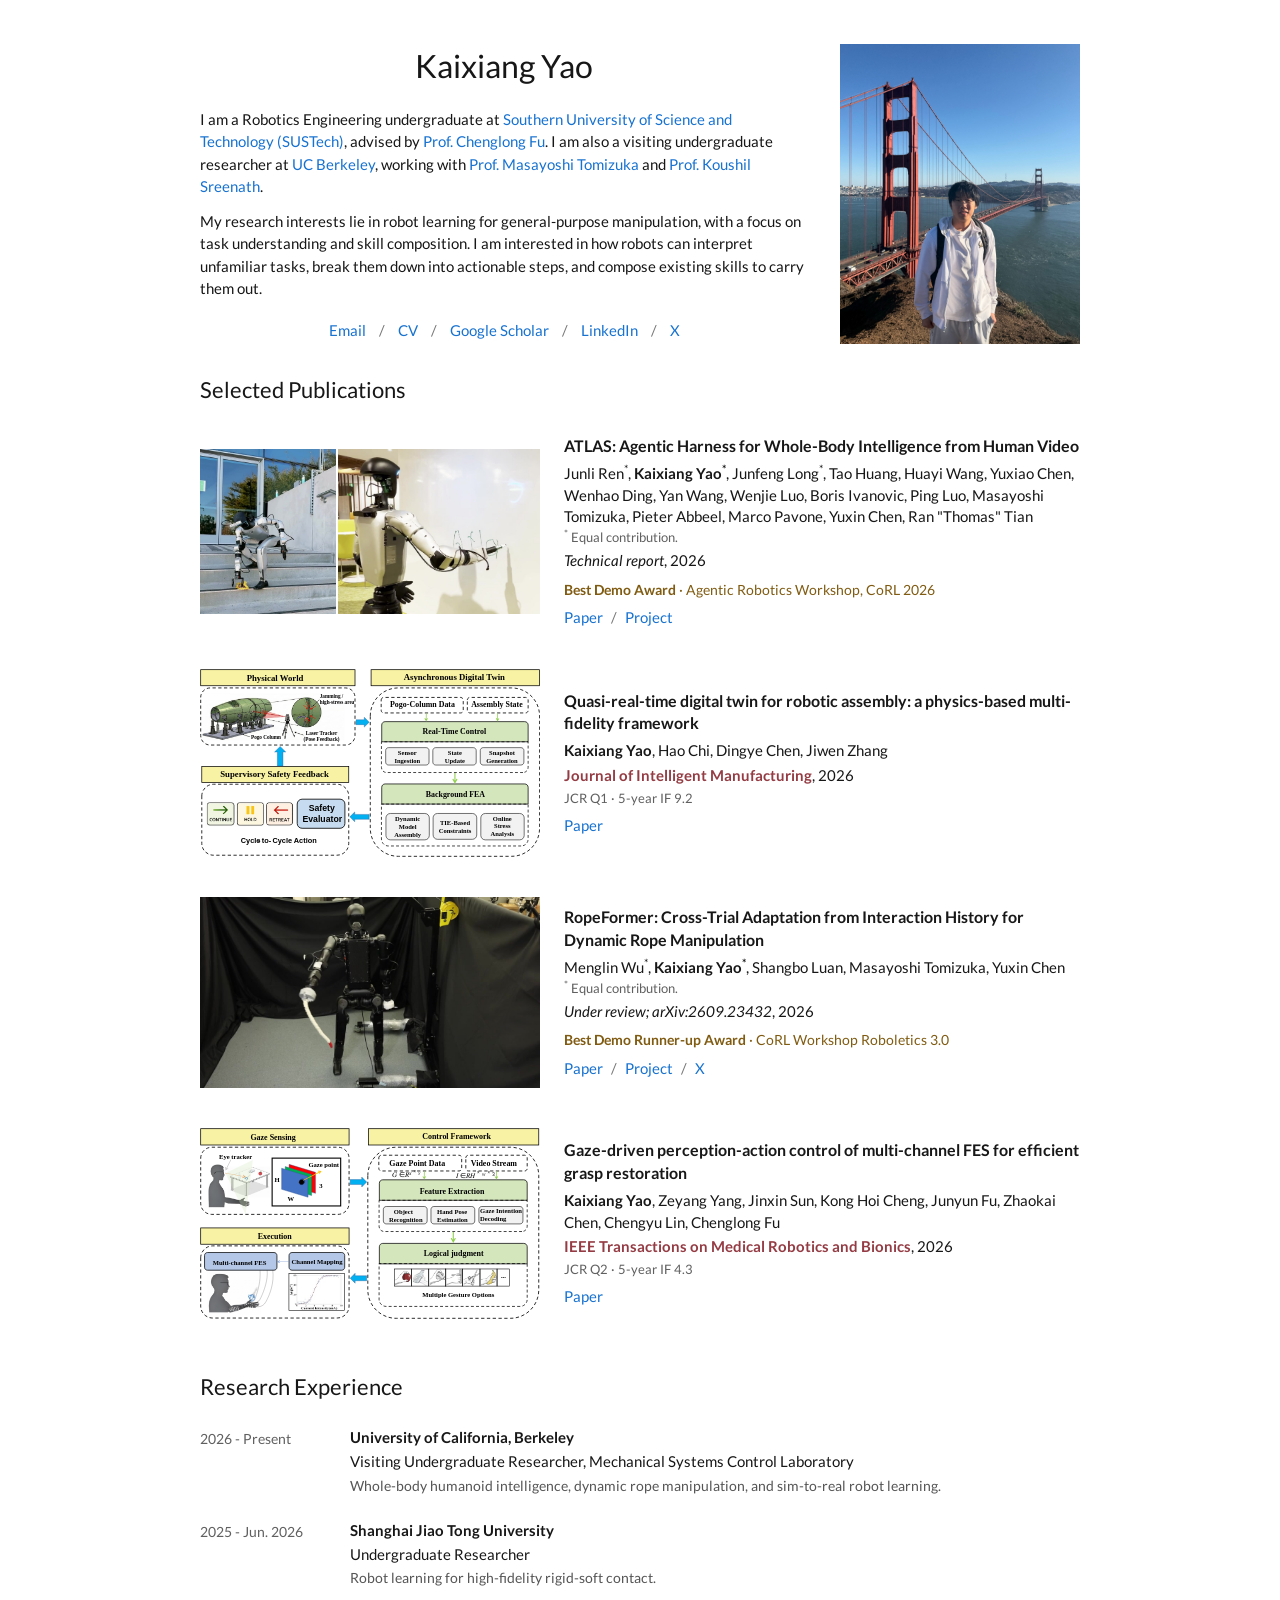
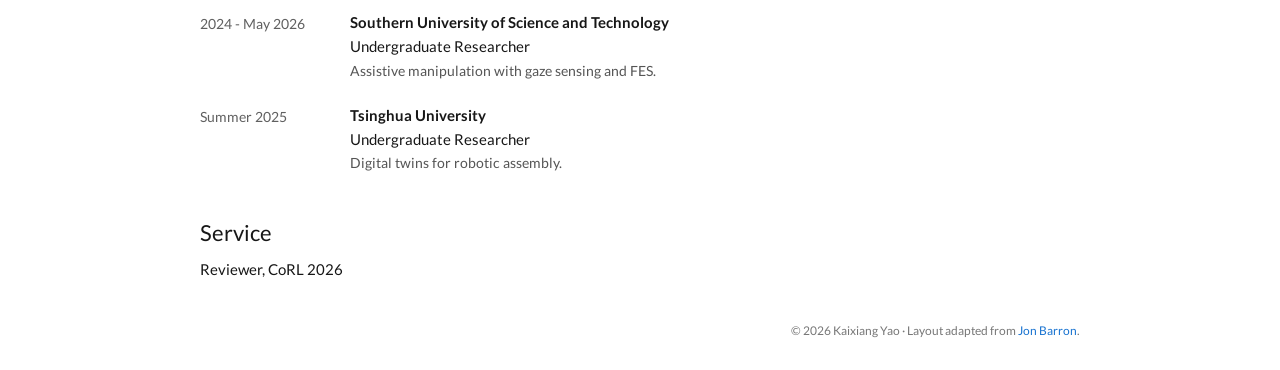
<file: index.html>
<!doctype html>
<html lang="en">
  <head>
    <meta charset="utf-8" />
    <meta name="viewport" content="width=device-width, initial-scale=1" />
    <meta
      name="description"
      content="Kaixiang Yao is a Robotics Engineering undergraduate at SUSTech and a visiting undergraduate researcher at UC Berkeley working on robot learning, embodied AI, and physical manipulation."
    />
    <meta name="author" content="Kaixiang Yao" />
    <meta name="robots" content="index, follow, max-image-preview:large" />
    <meta name="theme-color" content="#ffffff" />

    <meta property="og:title" content="Kaixiang Yao" />
    <meta
      property="og:description"
      content="Robotics Engineering undergraduate at SUSTech and visiting undergraduate researcher at UC Berkeley working on robot learning, embodied AI, and physical manipulation."
    />
    <meta property="og:type" content="profile" />
    <meta property="og:url" content="https://kaixiangyao.github.io/" />
    <meta property="og:site_name" content="Kaixiang Yao" />
    <meta property="profile:first_name" content="Kaixiang" />
    <meta property="profile:last_name" content="Yao" />
    <meta property="profile:username" content="KaixiangYao" />

    <title>Kaixiang Yao</title>
    <link rel="canonical" href="https://kaixiangyao.github.io/" />
    <link rel="icon" href="assets/favicon.svg" type="image/svg+xml" />
    <link rel="preload" href="assets/fonts/lato-regular.woff2" as="font" type="font/woff2" crossorigin />
    <link rel="stylesheet" href="assets/styles.css?v=20261125-outdoor" />
    <script src="assets/site.js?v=20261125-atlas" defer></script>

    <script type="application/ld+json">
      {
        "@context": "https://schema.org",
        "@graph": [
          {
            "@type": "WebSite",
            "@id": "https://kaixiangyao.github.io/#website",
            "url": "https://kaixiangyao.github.io/",
            "name": "Kaixiang Yao",
            "inLanguage": "en"
          },
          {
            "@type": "ProfilePage",
            "@id": "https://kaixiangyao.github.io/#profile-page",
            "url": "https://kaixiangyao.github.io/",
            "name": "Kaixiang Yao",
            "dateCreated": "2026-07-15",
            "dateModified": "2026-11-25",
            "isPartOf": {
              "@id": "https://kaixiangyao.github.io/#website"
            },
            "mainEntity": {
              "@id": "https://kaixiangyao.github.io/#kaixiang-yao"
            },
            "hasPart": [
              {
                "@id": "https://atlas-humanoid.github.io/"
              },
              {
                "@id": "https://doi.org/10.1007/s10845-026-02879-3"
              },
              {
                "@id": "https://arxiv.org/abs/2609.23432"
              },
              {
                "@id": "https://kaixiangyao.github.io/#gaze-fes-paper"
              }
            ]
          },
          {
            "@type": "Person",
            "@id": "https://kaixiangyao.github.io/#kaixiang-yao",
            "name": "Kaixiang Yao",
            "alternateName": "KaixiangYao",
            "url": "https://kaixiangyao.github.io/",
            "mainEntityOfPage": {
              "@id": "https://kaixiangyao.github.io/#profile-page"
            },
            "description": "Robotics Engineering undergraduate researcher working on robot learning, embodied AI, and physical manipulation.",
            "jobTitle": "Undergraduate Researcher in Robotics",
            "affiliation": [
              {
                "@type": "CollegeOrUniversity",
                "@id": "https://www.sustech.edu.cn/en/#organization",
                "name": "Southern University of Science and Technology",
                "alternateName": "SUSTech",
                "url": "https://www.sustech.edu.cn/en/"
              },
              {
                "@type": "CollegeOrUniversity",
                "@id": "https://www.berkeley.edu/#organization",
                "name": "University of California, Berkeley",
                "alternateName": "UC Berkeley",
                "url": "https://www.berkeley.edu/"
              }
            ],
            "sameAs": [
              "https://www.linkedin.com/in/kaixiang-yao-7763b9421/",
              "https://scholar.google.com/citations?user=54E0Um0AAAAJ"
            ],
            "knowsAbout": [
              "Robot Learning",
              "Embodied AI",
              "Robot Manipulation",
              "Dynamic Rope Manipulation",
              "Sim-to-Real Learning",
              "Rigid-Soft Contact",
              "Assistive Robotics"
            ]
          },
          {
            "@type": "ScholarlyArticle",
            "@id": "https://atlas-humanoid.github.io/",
            "url": "https://atlas-humanoid.github.io/paper/atlas_tech_report.pdf",
            "headline": "ATLAS: Agentic Harness for Whole-Body Intelligence from Human Video",
            "author": {
              "@id": "https://kaixiangyao.github.io/#kaixiang-yao"
            }
          },
          {
            "@type": "ScholarlyArticle",
            "@id": "https://doi.org/10.1007/s10845-026-02879-3",
            "url": "https://doi.org/10.1007/s10845-026-02879-3",
            "headline": "Quasi-real-time digital twin for robotic assembly: a physics-based multi-fidelity framework",
            "author": {
              "@id": "https://kaixiangyao.github.io/#kaixiang-yao"
            },
            "isPartOf": {
              "@type": "Periodical",
              "name": "Journal of Intelligent Manufacturing"
            }
          },
          {
            "@type": "ScholarlyArticle",
            "@id": "https://arxiv.org/abs/2609.23432",
            "url": "https://arxiv.org/abs/2609.23432",
            "sameAs": "https://ropeformer.github.io/",
            "headline": "RopeFormer: Cross-Trial Adaptation from Interaction History for Dynamic Rope Manipulation",
            "datePublished": "2026-09-20",
            "author": {
              "@id": "https://kaixiangyao.github.io/#kaixiang-yao"
            }
          },
          {
            "@type": "ScholarlyArticle",
            "@id": "https://kaixiangyao.github.io/#gaze-fes-paper",
            "url": "https://ieeexplore.ieee.org/document/11753729",
            "headline": "Gaze-Driven Perception-Action Control of Multi-Channel FES for Efficient Grasp Restoration",
            "author": {
              "@id": "https://kaixiangyao.github.io/#kaixiang-yao"
            },
            "isPartOf": {
              "@type": "Periodical",
              "name": "IEEE Transactions on Medical Robotics and Bionics"
            }
          }
        ]
      }
    </script>
  </head>

  <body>
    <a class="skip-link" href="#content">Skip to content</a>

    <div class="page">
      <header class="intro" id="about">
        <div class="intro-copy">
        <h1>Kaixiang Yao</h1>
        <p>
          I am a Robotics Engineering undergraduate at
          <a href="https://www.sustech.edu.cn/en/">Southern University of Science and Technology (SUSTech)</a>,
          advised by <a href="https://www.sustech.edu.cn/en/faculties/fuchenglong.html">Prof. Chenglong Fu</a>.
          I am also a visiting undergraduate researcher at
          <a href="https://www.berkeley.edu/">UC Berkeley</a>, working with
          <a href="https://me.berkeley.edu/people/masayoshi-tomizuka/">Prof. Masayoshi Tomizuka</a>
          and <a href="https://me.berkeley.edu/people/koushil-sreenath/">Prof. Koushil Sreenath</a>.
        </p>
        <p>
          My research interests lie in robot learning for general-purpose manipulation, with a focus on
          task understanding and skill composition. I am interested in how robots can interpret unfamiliar
          tasks, break them down into actionable steps, and compose existing skills to carry them out.
        </p>
        <nav class="profile-links" aria-label="Contact and profiles">
          <button class="plain-link" type="button" data-email>Email</button>
          <span aria-hidden="true">/</span>
          <button class="plain-link" type="button" data-cv>CV</button>
          <span aria-hidden="true">/</span>
          <a href="https://scholar.google.com/citations?user=54E0Um0AAAAJ" target="_blank" rel="me noreferrer">Google Scholar</a>
          <span aria-hidden="true">/</span>
          <a href="https://www.linkedin.com/in/kaixiang-yao-7763b9421/" target="_blank" rel="me noreferrer">LinkedIn</a>
          <span aria-hidden="true">/</span>
          <a href="https://x.com/Kaixiang_Yao" target="_blank" rel="me noreferrer">X</a>
        </nav>
        </div>
        <img class="profile-photo" src="assets/kaixiang-yao.jpg" width="2880" height="3840" alt="Kaixiang Yao at the Golden Gate Bridge" fetchpriority="high" />
      </header>

      <main id="content">
        <section id="publications" aria-labelledby="publications-heading">
          <h2 id="publications-heading">Selected Publications</h2>

          <article class="publication">
            <div class="publication-media atlas-pair">
              <video
                id="atlas-preview"
                src="assets/atlas-preview.mp4?v=20261125-outdoor"
                poster="assets/atlas-poster.jpg?v=20261125-outdoor"
                width="864" height="1048"
                muted loop playsinline preload="metadata"
                aria-label="ATLAS descending outdoor stairs to pick up a chip bag"
              ></video>
              <video
                id="atlas-writing-preview"
                src="assets/atlas-writing.mp4"
                poster="assets/atlas-writing-poster.jpg"
                width="1090" height="894"
                muted loop playsinline preload="metadata"
                aria-label="ATLAS writing on a whiteboard"
              ></video>
            </div>
            <div class="publication-body">
              <h3>ATLAS: Agentic Harness for Whole-Body Intelligence from Human Video</h3>
              <p class="authors">
                Junli Ren<sup>*</sup>, <strong>Kaixiang Yao<sup>*</sup></strong>, Junfeng Long<sup>*</sup>,
                Tao Huang, Huayi Wang, Yuxiao Chen, Wenhao Ding, Yan Wang, Wenjie Luo,
                Boris Ivanovic, Ping Luo, Masayoshi Tomizuka, Pieter Abbeel, Marco Pavone,
                Yuxin Chen, Ran &quot;Thomas&quot; Tian
                <span class="author-note"><sup>*</sup> Equal contribution.</span>
              </p>
              <p class="venue"><em>Technical report</em>, 2026</p>
              <p class="publication-award"><strong>Best Demo Award</strong> · Agentic Robotics Workshop, CoRL 2026</p>
              <p class="publication-links">
                <a href="https://atlas-humanoid.github.io/paper/atlas_tech_report.pdf" target="_blank" rel="noreferrer">Paper</a>
                <a href="https://atlas-humanoid.github.io/" target="_blank" rel="noreferrer">Project</a>
              </p>
            </div>
          </article>

          <article class="publication">
            <div class="publication-image">
              <img
                src="assets/digital-twin-overview.svg"
                alt="Overview of the physical assembly, asynchronous digital twin, and safety feedback loop"
              />
            </div>
            <div class="publication-body">
              <h3>Quasi-real-time digital twin for robotic assembly: a physics-based multi-fidelity framework</h3>
              <p class="authors"><strong>Kaixiang Yao</strong>, Hao Chi, Dingye Chen, Jiwen Zhang</p>
              <p class="venue">
                <strong class="venue-name">Journal of Intelligent Manufacturing</strong>, 2026
                <span class="venue-metrics">JCR Q1 · 5-year IF 9.2</span>
              </p>
              <p class="publication-links">
                <a href="https://doi.org/10.1007/s10845-026-02879-3" target="_blank" rel="noreferrer">Paper</a>
              </p>
            </div>
          </article>

          <article class="publication">
            <div class="publication-media">
                <video
                  id="ropeformer-preview"
                  src="assets/ropeformer-tasks.mp4?v=20261014-16x9"
                  poster="assets/ropeformer-poster.jpg?v=20261014-16x9"
                  width="960" height="540"
                  muted loop playsinline preload="metadata"
                  aria-label="Unitree H1-2 performing rope swing, bimanual twirl, and transient whip"
                ></video>
            </div>
            <div class="publication-body">
              <h3>RopeFormer: Cross-Trial Adaptation from Interaction History for Dynamic Rope Manipulation</h3>
              <p class="authors">
                Menglin Wu<sup>*</sup>, <strong>Kaixiang Yao<sup>*</sup></strong>, Shangbo Luan,
                Masayoshi Tomizuka,
                Yuxin Chen
                <span class="author-note"><sup>*</sup> Equal contribution.</span>
              </p>
              <p class="venue"><em>Under review; arXiv:2609.23432</em>, 2026</p>
              <p class="publication-award"><strong>Best Demo Runner-up Award</strong> · CoRL Workshop Roboletics 3.0</p>
              <p class="publication-links">
                <a href="https://arxiv.org/abs/2609.23432" target="_blank" rel="noreferrer">Paper</a>
                <a href="https://ropeformer.github.io/" target="_blank" rel="noreferrer">Project</a>
                <a href="https://x.com/Kaixiang_Yao/status/2126043567990931692" target="_blank" rel="noreferrer">X</a>
              </p>
            </div>
          </article>

          <article class="publication">
            <div class="publication-image">
              <img
                src="assets/gaze-fes-overview.svg"
                alt="Overview of gaze sensing, grasp recognition, and multichannel FES control"
              />
            </div>
            <div class="publication-body">
              <h3>Gaze-driven perception-action control of multi-channel FES for efficient grasp restoration</h3>
              <p class="authors">
                <strong>Kaixiang Yao</strong>, Zeyang Yang, Jinxin Sun, Kong Hoi Cheng, Junyun Fu,
                Zhaokai Chen, Chengyu Lin, Chenglong Fu
              </p>
              <p class="venue">
                <strong class="venue-name">IEEE Transactions on Medical Robotics and Bionics</strong>, 2026
                <span class="venue-metrics">JCR Q2 · 5-year IF 4.3</span>
              </p>
              <p class="publication-links">
                <a href="https://ieeexplore.ieee.org/document/11753729" target="_blank" rel="noreferrer">Paper</a>
              </p>
            </div>
          </article>

        </section>

        <section id="experience" aria-labelledby="experience-heading">
          <h2 id="experience-heading">Research Experience</h2>

          <div class="experience-list">
            <article class="experience-item">
              <p class="experience-date">2026 - Present</p>
              <div>
                <h3>University of California, Berkeley</h3>
                <p>Visiting Undergraduate Researcher, Mechanical Systems Control Laboratory</p>
                <p class="experience-detail">Whole-body humanoid intelligence, dynamic rope manipulation, and sim-to-real robot learning.</p>
              </div>
            </article>

            <article class="experience-item">
              <p class="experience-date">2025 - Jun. 2026</p>
              <div>
                <h3>Shanghai Jiao Tong University</h3>
                <p>Undergraduate Researcher</p>
                <p class="experience-detail">Robot learning for high-fidelity rigid-soft contact.</p>
              </div>
            </article>

            <article class="experience-item">
              <p class="experience-date">2024 - May 2026</p>
              <div>
                <h3>Southern University of Science and Technology</h3>
                <p>Undergraduate Researcher</p>
                <p class="experience-detail">Assistive manipulation with gaze sensing and FES.</p>
              </div>
            </article>

            <article class="experience-item">
              <p class="experience-date">Summer 2025</p>
              <div>
                <h3>Tsinghua University</h3>
                <p>Undergraduate Researcher</p>
                <p class="experience-detail">Digital twins for robotic assembly.</p>
              </div>
            </article>
          </div>
        </section>

        <section id="service" aria-labelledby="service-heading">
          <h2 id="service-heading">Service</h2>
          <p class="service-entry">Reviewer, CoRL 2026</p>
        </section>

        <footer>
          <p>&copy; <span data-year>2026</span> Kaixiang Yao · Layout adapted from <a href="https://jonbarron.info/">Jon Barron</a>.</p>
        </footer>
      </main>
    </div>
  </body>
</html>
</file>
<file: assets/styles.css>
/* Academic layout adapted from https://jonbarron.info/.
   Original source: https://github.com/jonbarron/jonbarron.github.io */
@font-face {
  font-family: Lato;
  src: url("fonts/lato-regular.woff2") format("woff2");
  font-weight: 400;
  font-style: normal;
  font-display: swap;
}
@font-face {
  font-family: Lato;
  src: url("fonts/lato-bold.woff2") format("woff2");
  font-weight: 700;
  font-style: normal;
  font-display: swap;
}
@font-face {
  font-family: Lato;
  src: url("fonts/lato-italic.woff2") format("woff2");
  font-weight: 400;
  font-style: italic;
  font-display: swap;
}
* { box-sizing: border-box; }
html { scroll-behavior: smooth; }
body {
  margin: 0;
  background: #fff;
  color: #171717;
  font-family: Lato, Arial, sans-serif;
  font-size: 15px;
  line-height: 1.5;
  -webkit-font-smoothing: antialiased;
}
a, .plain-link { color: #1772d0; text-decoration: none; }
a:hover, .plain-link:hover { color: #c76b06; }
a:focus-visible, button:focus-visible { outline: 2px solid #1772d0; outline-offset: 4px; }
button { font: inherit; }
.plain-link { padding: 0; border: 0; background: none; cursor: pointer; }
.skip-link { position: absolute; top: -60px; left: 16px; background: #fff; padding: 8px; }
.skip-link:focus { top: 8px; }
.page { width: min(960px, 100%); margin: 0 auto; padding: 0 20px; }
.intro { display: grid; grid-template-columns: minmax(0, 1fr) 240px; align-items: center; gap: 32px; margin: 0 auto; padding: 44px 20px 32px; }
.intro-copy { min-width: 0; }
.profile-photo { display: block; width: 240px; height: 300px; object-fit: cover; object-position: center bottom; }
h1 { margin: 0 0 23px; text-align: center; font-size: 32px; font-weight: 400; line-height: 1.2; }
p { margin: 0 0 12px; }
.profile-links { display: flex; flex-wrap: wrap; justify-content: center; align-items: baseline; gap: 7px 13px; margin-top: 19px; }
.profile-links > span { color: #777; }
section { margin-bottom: 34px; scroll-margin-top: 24px; }
h2 { margin: 0 20px 10px; font-size: 22px; font-weight: 400; line-height: 1.3; }
h3 { margin: 0; font-size: 15px; font-weight: 700; line-height: 1.4; }
.publication { display: grid; grid-template-columns: 340px minmax(0, 1fr); gap: 24px; padding: 20px; align-items: center; }
.publication-image { display: block; width: 100%; }
.publication-image img { display: block; width: 100%; height: auto; }
.publication-media { min-width: 0; margin: 0; }
.publication-media video { display: block; width: 100%; height: auto; background: #111; }
.atlas-pair { display: grid; grid-template-columns: 0.824427fr 1.219239fr; gap: 2px; align-items: start; }
.atlas-pair video { min-width: 0; }
.publication-body { min-width: 0; }
.publication h3 { margin-bottom: 6px; font-size: 16px; font-weight: 700; }
.authors, .venue { margin-bottom: 3px; line-height: 1.45; }
.venue-name { color: #943b43; font-weight: 700; }
.venue-metrics { display: block; margin-top: 2px; color: #606060; font-size: 13px; }
.author-note { display: block; font-size: 13px; color: #606060; }
sup { font-size: .75em; line-height: 0; }
.publication-award { margin: 8px 0 0; color: #805b12; font-size: 14px; line-height: 1.45; }
.publication-links { margin: 6px 0 0; }
.publication-links a + a::before { content: "/"; display: inline-block; margin: 0 8px 0 5px; color: #777; }
.experience-list { padding: 4px 20px 0; }
.experience-item { display: grid; grid-template-columns: 130px minmax(0, 1fr); gap: 20px; padding: 12px 0; }
.experience-date { color: #606060; font-size: 14px; margin: 1px 0 0; }
.experience-item p:not(.experience-date) { margin: 2px 0 0; }
.experience-detail { color: #555; font-size: 14px; }
.service-entry { margin: 0 20px; }
footer { padding: 8px 20px 30px; font-size: 12px; color: #777; text-align: right; }
footer p { margin: 0; }
@media (max-width: 800px) {
  .page { padding: 0 20px; }
  .intro { grid-template-columns: 1fr; gap: 24px; padding: 32px 0 28px; }
  .profile-photo { width: 220px; height: 275px; margin: 0 auto; }
  h1 { margin-bottom: 21px; }
  h2 { margin-left: 0; margin-right: 0; }
  .publication { grid-template-columns: 1fr; gap: 15px; padding: 18px 0 24px; }
  .publication-image, .publication-media { width: min(100%, 340px); margin: 0 auto; }
  .experience-list { padding: 0; }
  .service-entry { margin: 0; }
  .experience-item { grid-template-columns: 1fr; gap: 3px; }
  footer { padding-left: 0; padding-right: 0; text-align: left; }
}
@media (prefers-reduced-motion: reduce) {
  html { scroll-behavior: auto; }
}
</file>
